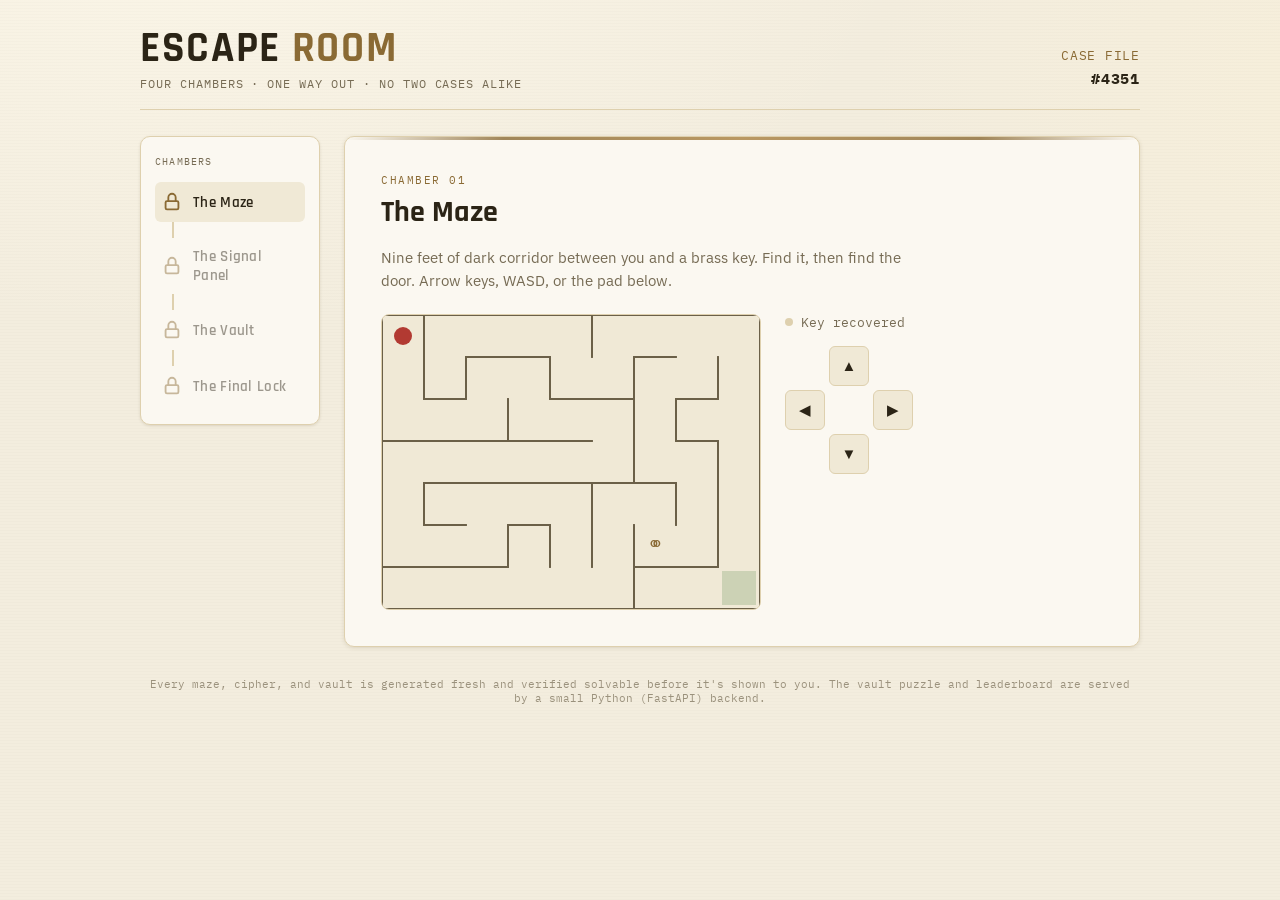
<file: index.html>
<!DOCTYPE html>
<html lang="en">
<head>
<meta charset="UTF-8">
<meta name="viewport" content="width=device-width, initial-scale=1.0">
<title>Escape Room</title>
<link rel="stylesheet" href="styles.css">
</head>
<body>

<div class="app">

  <header class="case-header">
    <div>
      <h1 class="case-title">ESCAPE <span>ROOM</span></h1>
      <div class="case-sub">FOUR CHAMBERS · ONE WAY OUT · NO TWO CASES ALIKE</div>
    </div>
    <div class="case-id">
      CASE FILE<br>
      <b id="caseId">#0000</b>
    </div>
  </header>

  <div class="layout">

    <nav class="rail" id="rail">
      <div class="rail-title">Chambers</div>
      <!-- rail items injected by game.js -->
    </nav>

    <main class="panel" id="panel">
      <!-- active room injected by game.js -->
    </main>

  </div>

  <div class="footnote">Every maze, cipher, and vault is generated fresh and verified solvable before it's shown to you. The vault puzzle and leaderboard are served by a small Python (FastAPI) backend.</div>

</div>

<script src="game.js"></script>
</body>
</html>
</file>
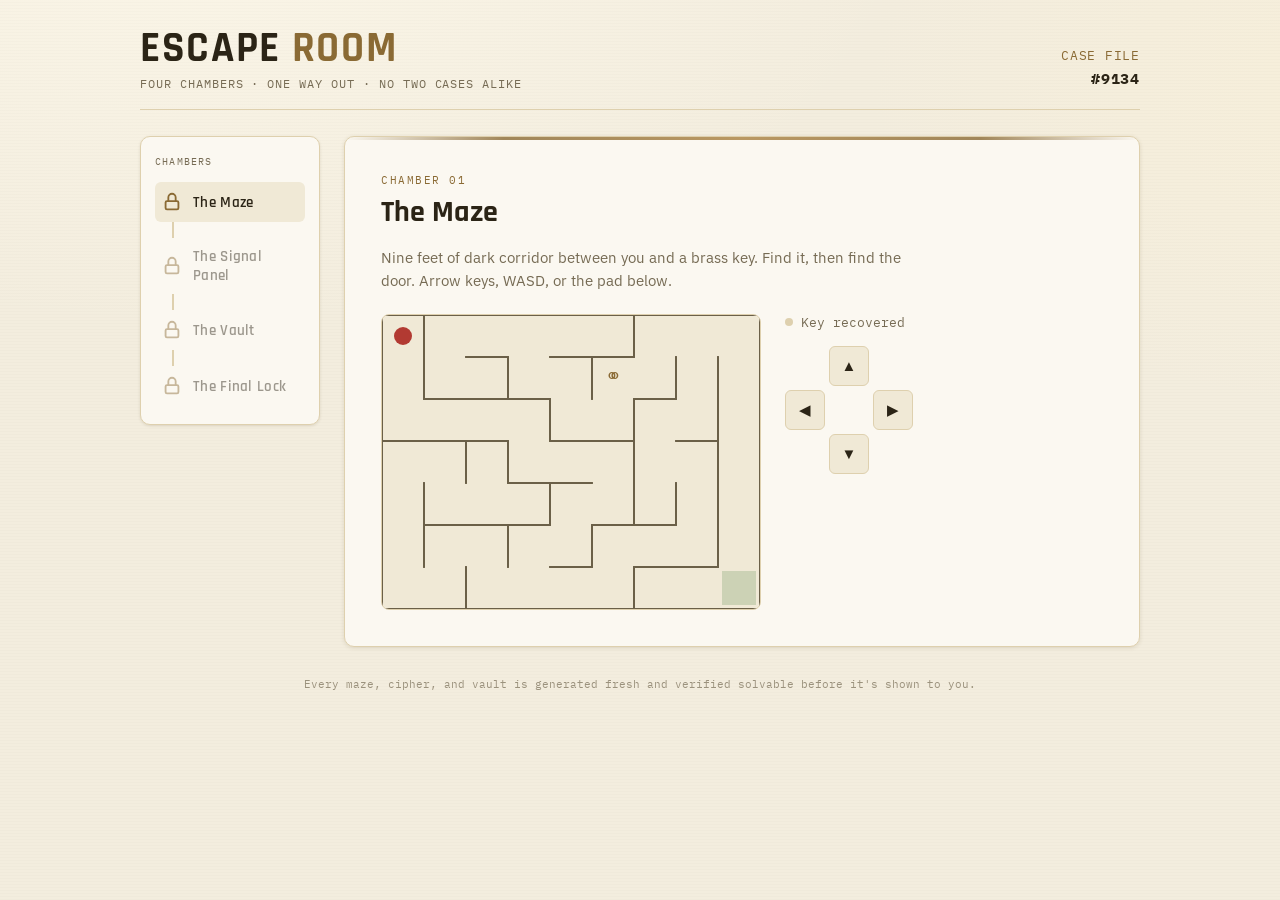
<file: index_standalone.html>
<!DOCTYPE html>
<html lang="en">
<head>
<meta charset="UTF-8">
<meta name="viewport" content="width=device-width, initial-scale=1.0">
<title>Escape Room</title>
<style>
/* ============================================================
   ESCAPE ROOM — visual system
   Theme: a locksmith's case file. Warm paper, aged brass
   hardware, tumbler-dial interaction reused across puzzles.
   ============================================================ */

@import url('https://fonts.googleapis.com/css2?family=Rajdhani:wght@500;600;700&family=IBM+Plex+Sans:wght@400;500;600&family=IBM+Plex+Mono:wght@500;600&display=swap');

:root{
  --bg:         #F3EDDE;
  --panel:      #FBF8F1;
  --panel-2:    #F0E9D6;
  --hairline:   #DED0AE;
  --brass:      #8A6A34;
  --brass-light:#A9803F;
  --brass-dim:  #CBB57F;
  --brass-btn:  #CDA95C;
  --ink:        #2B2416;
  --ink-dim:    #766B54;
  --vault:      #3F7A34;
  --alarm:      #B23A32;
  --shadow-deep: rgba(90,70,30,.14);

  --display: 'Rajdhani', sans-serif;
  --body: 'IBM Plex Sans', sans-serif;
  --mono: 'IBM Plex Mono', monospace;
}

*{ box-sizing:border-box; }

html,body{
  margin:0; padding:0;
  background:
    radial-gradient(1200px 700px at 15% -10%, #FBF6E8 0%, transparent 60%),
    radial-gradient(1000px 600px at 110% 10%, #F7EFDA 0%, transparent 55%),
    var(--bg);
  color:var(--ink);
  font-family:var(--body);
  min-height:100vh;
}

body::before{
  /* faint paper grain so the background doesn't read flat */
  content:"";
  position:fixed; inset:0;
  pointer-events:none;
  background-image:
    repeating-linear-gradient(0deg, rgba(0,0,0,.012) 0px, rgba(0,0,0,.012) 1px, transparent 1px, transparent 3px);
  mix-blend-mode:multiply;
  z-index:0;
}

.app{
  position:relative; z-index:1;
  max-width:1040px;
  margin:0 auto;
  padding:28px 20px 80px;
}

/* ---------- header / case plaque ---------- */

.case-header{
  display:flex;
  justify-content:space-between;
  align-items:flex-end;
  gap:16px;
  border-bottom:1px solid var(--hairline);
  padding-bottom:18px;
  margin-bottom:26px;
}

.case-title{
  font-family:var(--display);
  font-weight:700;
  font-size:clamp(28px,5vw,42px);
  letter-spacing:.04em;
  color:var(--ink);
  margin:0;
  line-height:1;
}

.case-title span{ color:var(--brass); }

.case-sub{
  font-family:var(--mono);
  font-size:12px;
  color:var(--ink-dim);
  letter-spacing:.08em;
  margin-top:6px;
}

.case-id{
  font-family:var(--mono);
  font-size:13px;
  color:var(--brass);
  text-align:right;
  letter-spacing:.06em;
  line-height:1.6;
}
.case-id b{ color:var(--ink); display:block; font-size:15px; }

/* ---------- layout: rail + panel ---------- */

.layout{
  display:grid;
  grid-template-columns:180px 1fr;
  gap:24px;
  align-items:start;
}

@media (max-width:720px){
  .layout{ grid-template-columns:1fr; }
  .rail{ order:2; }
  .panel{ order:1; }
}

/* ---------- progress rail: a padlock chain ---------- */

.rail{
  background:var(--panel);
  border:1px solid var(--hairline);
  border-radius:10px;
  padding:18px 14px;
  position:sticky;
  top:20px;
  box-shadow:0 1px 3px var(--shadow-deep);
}

.rail-title{
  font-family:var(--mono);
  font-size:10px;
  letter-spacing:.12em;
  color:var(--ink-dim);
  text-transform:uppercase;
  margin-bottom:14px;
}

.rail-item{
  display:flex;
  align-items:center;
  gap:10px;
  padding:9px 6px;
  border-radius:6px;
  cursor:default;
  opacity:.45;
  transition:opacity .25s ease;
}
.rail-item.unlocked{ opacity:1; cursor:pointer; }
.rail-item.active{ background:var(--panel-2); }
.rail-item.done .rail-lock{ color:var(--vault); }

.rail-lock{
  width:22px; height:22px;
  flex:none;
  color:var(--brass);
  display:flex; align-items:center; justify-content:center;
}
.rail-lock svg{ width:100%; height:100%; }

.rail-label{
  font-family:var(--display);
  font-weight:600;
  font-size:15px;
  letter-spacing:.02em;
  color:var(--ink);
}

.rail-connector{
  width:2px; height:16px;
  background:var(--hairline);
  margin-left:17px;
}

/* ---------- content panel ---------- */

.panel{
  background:var(--panel);
  border:1px solid var(--hairline);
  border-radius:10px;
  padding:clamp(20px,4vw,36px);
  min-height:480px;
  position:relative;
  overflow:hidden;
  box-shadow:0 1px 4px var(--shadow-deep);
}

.panel::before{
  content:"";
  position:absolute; top:0; left:0; right:0; height:3px;
  background:linear-gradient(90deg, transparent, var(--brass) 20%, var(--brass-light) 50%, var(--brass) 80%, transparent);
  opacity:.8;
}

.room-eyebrow{
  font-family:var(--mono);
  font-size:11px;
  letter-spacing:.14em;
  text-transform:uppercase;
  color:var(--brass);
  margin-bottom:6px;
}

.room-title{
  font-family:var(--display);
  font-weight:700;
  font-size:clamp(22px,4vw,30px);
  margin:0 0 10px;
  color:var(--ink);
}

.room-flavor{
  color:var(--ink-dim);
  font-size:14.5px;
  line-height:1.6;
  max-width:60ch;
  margin-bottom:22px;
}

/* ---------- generic pieces ---------- */

.btn{
  font-family:var(--display);
  font-weight:600;
  font-size:15px;
  letter-spacing:.03em;
  color:#2A2013;
  background:var(--brass-btn);
  border:none;
  border-radius:6px;
  padding:10px 20px;
  cursor:pointer;
  transition:background .18s ease, transform .06s ease;
}
.btn:hover{ background:#DBB86C; }
.btn:active{ transform:translateY(1px); }
.btn:disabled{ background:var(--hairline); color:var(--ink-dim); cursor:not-allowed; }

.btn.ghost{
  background:transparent;
  border:1px solid var(--brass-dim);
  color:var(--brass);
}
.btn.ghost:hover{ background:var(--panel-2); }

.feedback{
  font-family:var(--mono);
  font-size:13px;
  padding:9px 12px;
  border-radius:6px;
  margin-top:14px;
  display:inline-flex;
  align-items:center;
  gap:8px;
  border:1px solid transparent;
}
.feedback.ok{ background:rgba(63,122,52,.10); border-color:rgba(63,122,52,.35); color:var(--vault); }
.feedback.bad{ background:rgba(178,58,50,.10); border-color:rgba(178,58,50,.35); color:var(--alarm); }

/* ---------- Room 1: maze ---------- */

.maze-wrap{
  display:flex;
  flex-wrap:wrap;
  gap:24px;
  align-items:flex-start;
}

canvas#mazeCanvas{
  background:var(--panel-2);
  border:1px solid var(--hairline);
  border-radius:8px;
  touch-action:none;
}

.maze-side{
  font-family:var(--mono);
  font-size:12.5px;
  color:var(--ink-dim);
  display:flex;
  flex-direction:column;
  gap:10px;
  min-width:180px;
}

.maze-status-row{ display:flex; align-items:center; gap:8px; }
.dot{ width:8px; height:8px; border-radius:50%; background:var(--hairline); flex:none; }
.dot.on{ background:var(--vault); box-shadow:0 0 8px rgba(63,122,52,.5); }

.dpad{
  display:grid;
  grid-template-columns:repeat(3,40px);
  grid-template-rows:repeat(3,40px);
  gap:4px;
  margin-top:6px;
}
.dpad button{
  background:var(--panel-2);
  border:1px solid var(--hairline);
  color:var(--ink);
  border-radius:6px;
  cursor:pointer;
  font-size:15px;
}
.dpad button:hover{ background:var(--brass-dim); }
.dpad .u{ grid-column:2; grid-row:1; }
.dpad .l{ grid-column:1; grid-row:2; }
.dpad .r{ grid-column:3; grid-row:2; }
.dpad .d{ grid-column:2; grid-row:3; }

/* ---------- tumbler dial (reused: cipher + final lock) ---------- */

.tumbler-row{
  display:flex;
  gap:10px;
  margin:18px 0;
}

.tumbler{
  width:56px;
  background:var(--panel-2);
  border:1px solid var(--hairline);
  border-radius:8px;
  padding:4px;
  text-align:center;
  user-select:none;
}

.tumbler button{
  width:100%;
  background:none;
  border:none;
  color:var(--brass);
  font-size:16px;
  padding:4px 0;
  cursor:pointer;
  line-height:1;
}
.tumbler button:hover{ color:var(--brass-light); }

.tumbler-digit{
  font-family:var(--mono);
  font-size:26px;
  font-weight:600;
  color:var(--ink);
  background:var(--panel);
  border:1px solid var(--hairline);
  border-radius:4px;
  padding:6px 0;
  margin:2px 0;
}

/* ---------- Room 2: signal panel ---------- */

.signal-lights{
  display:flex;
  gap:12px;
  margin:18px 0 14px;
}

.signal-light{
  width:54px; height:54px;
  border-radius:8px;
  background:var(--panel-2);
  border:1px solid var(--hairline);
  display:flex;
  align-items:center;
  justify-content:center;
  font-family:var(--mono);
  font-size:22px;
  font-weight:600;
  color:var(--ink-dim);
  transition:background .15s ease, color .15s ease, transform .15s ease, border-color .15s ease;
}
.signal-light.lit{
  background:var(--brass-btn);
  color:#2A2013;
  border-color:var(--brass-btn);
  transform:scale(1.08);
  box-shadow:0 2px 8px var(--shadow-deep);
}
.signal-light.filled{
  background:var(--panel);
  border-color:var(--brass-dim);
  color:var(--ink);
}

.keypad{
  display:grid;
  grid-template-columns:repeat(5,52px);
  gap:8px;
  margin:16px 0 6px;
}
.keypad button{
  width:52px; height:52px;
  border-radius:8px;
  background:var(--panel-2);
  border:1px solid var(--hairline);
  font-family:var(--mono);
  font-size:18px;
  font-weight:600;
  color:var(--ink);
  cursor:pointer;
  transition:background .15s ease, border-color .15s ease;
}
.keypad button:hover:not(:disabled){ background:var(--brass-dim); border-color:var(--brass); }
.keypad button:disabled{ opacity:.4; cursor:not-allowed; }

/* ---------- evidence recap (Room 4) ---------- */

.evidence-box{
  display:flex;
  flex-wrap:wrap;
  gap:12px;
  margin:0 0 20px;
}

.evidence-card{
  background:var(--panel-2);
  border:1px solid var(--hairline);
  border-radius:8px;
  padding:10px 16px;
  min-width:120px;
}

.evidence-label{
  font-family:var(--mono);
  font-size:10.5px;
  letter-spacing:.08em;
  text-transform:uppercase;
  color:var(--ink-dim);
  margin-bottom:4px;
}

.evidence-value{
  font-family:var(--mono);
  font-size:22px;
  font-weight:600;
  color:var(--brass);
  letter-spacing:.1em;
}

/* ---------- Room 3: the vault scale ---------- */

.scale-svg{
  display:block;
  margin:6px auto 18px;
  max-width:340px;
  width:100%;
  height:auto;
}

#beamGroup{
  transition:transform .4s ease;
}

.weight-row{
  display:flex;
  align-items:center;
  gap:14px;
  margin-bottom:12px;
}

.weight-row-label{
  font-family:var(--mono);
  font-size:11px;
  letter-spacing:.08em;
  text-transform:uppercase;
  color:var(--ink-dim);
  width:70px;
  flex:none;
}

.weight-chips{
  display:flex;
  flex-wrap:wrap;
  gap:8px;
  min-height:44px;
  flex:1;
  border:1px dashed var(--hairline);
  border-radius:8px;
  padding:6px;
}

.weight-chip{
  width:40px; height:40px;
  border-radius:8px;
  background:var(--panel-2);
  border:1px solid var(--hairline);
  font-family:var(--mono);
  font-size:16px;
  font-weight:700;
  color:var(--ink);
  cursor:pointer;
  transition:background .15s ease, border-color .15s ease, transform .1s ease;
}
.weight-chip:hover{ border-color:var(--brass); transform:translateY(-2px); }
.weight-chip:active{ transform:translateY(0) scale(.95); }

/* ---------- win screen ---------- */

.win{
  text-align:center;
  padding:30px 10px 10px;
}
.win-code{
  font-family:var(--mono);
  font-size:40px;
  letter-spacing:.2em;
  color:var(--vault);
  margin:14px 0;
}

/* ---------- misc ---------- */

.footnote{
  margin-top:30px;
  font-family:var(--mono);
  font-size:11px;
  color:var(--ink-dim);
  text-align:center;
  opacity:.7;
}

@media (prefers-reduced-motion: reduce){
  *{ transition:none !important; }
}

</style>
</head>
<body>


<div class="app">

  <header class="case-header">
    <div>
      <h1 class="case-title">ESCAPE <span>ROOM</span></h1>
      <div class="case-sub">FOUR CHAMBERS · ONE WAY OUT · NO TWO CASES ALIKE</div>
    </div>
    <div class="case-id">
      CASE FILE<br>
      <b id="caseId">#0000</b>
    </div>
  </header>

  <div class="layout">

    <nav class="rail" id="rail">
      <div class="rail-title">Chambers</div>
      <!-- rail items injected by game.js -->
    </nav>

    <main class="panel" id="panel">
      <!-- active room injected by game.js -->
    </main>

  </div>

  <div class="footnote">Every maze, cipher, and vault is generated fresh and verified solvable before it's shown to you.</div>

</div>

<script>
/* ============================================================
   ESCAPE ROOM — game engine
   Every chamber is procedurally generated, then verified
   solvable BEFORE it is ever shown to the player:
     Room 1  maze          -> randomized DFS carve, BFS reachability check
     Room 2  signal panel  -> random 4-digit sequence, played back, then repeated
     Room 3  vault         -> item dependency graph, DFS cycle check + topological order
     Room 4  final lock    -> code derived deterministically from rooms 1-3
   ============================================================ */

const ROOMS = [
  { id: 1, label: "The Maze" },
  { id: 2, label: "The Signal Panel" },
  { id: 3, label: "The Vault" },
  { id: 4, label: "The Final Lock" },
];

const state = {
  current: 1,
  completed: { 1: false, 2: false, 3: false, 4: false },
  startTime: Date.now(),
  maze: null,
  signal: null,
  vault: null,
  artifacts: { mazeDigit: null, cipherDigits: null, vaultDigit: null },
  finalCode: null,
};

const rnd = (n) => Math.floor(Math.random() * n);
const choice = (arr) => arr[rnd(arr.length)];

/* ============================================================
   ROOM 1 — THE MAZE
   Randomized DFS carve (a spanning tree of the grid, so full
   connectivity is guaranteed) + BFS check as a correctness proof.
   ============================================================ */

const MAZE_W = 9, MAZE_H = 7, CELL = 42;

function generateMaze() {
  const cells = [];
  for (let y = 0; y < MAZE_H; y++) {
    const row = [];
    for (let x = 0; x < MAZE_W; x++) {
      row.push({ x, y, walls: { N: true, E: true, S: true, W: true }, visited: false });
    }
    cells.push(row);
  }
  const at = (x, y) => (x >= 0 && x < MAZE_W && y >= 0 && y < MAZE_H ? cells[y][x] : null);

  const stack = [];
  let current = at(0, 0);
  current.visited = true;
  stack.push(current);

  const DIRS = [
    { dx: 0, dy: -1, wall: "N", opp: "S" },
    { dx: 1, dy: 0, wall: "E", opp: "W" },
    { dx: 0, dy: 1, wall: "S", opp: "N" },
    { dx: -1, dy: 0, wall: "W", opp: "E" },
  ];

  while (stack.length) {
    current = stack[stack.length - 1];
    const options = [];
    for (const d of DIRS) {
      const n = at(current.x + d.dx, current.y + d.dy);
      if (n && !n.visited) options.push({ n, d });
    }
    if (!options.length) {
      stack.pop();
      continue;
    }
    const { n, d } = choice(options);
    current.walls[d.wall] = false;
    n.walls[d.opp] = false;
    n.visited = true;
    stack.push(n);
  }

  const entry = { x: 0, y: 0 };
  const exit = { x: MAZE_W - 1, y: MAZE_H - 1 };
  let key;
  do {
    key = { x: rnd(MAZE_W), y: rnd(MAZE_H) };
  } while ((key.x === entry.x && key.y === entry.y) || (key.x === exit.x && key.y === exit.y));

  return { cells, entry, exit, key };
}

function mazeReachable(maze, from, to) {
  const seen = new Set();
  const q = [from];
  seen.add(`${from.x},${from.y}`);
  const DIRS = [
    { dx: 0, dy: -1, wall: "N" },
    { dx: 1, dy: 0, wall: "E" },
    { dx: 0, dy: 1, wall: "S" },
    { dx: -1, dy: 0, wall: "W" },
  ];
  while (q.length) {
    const c = q.shift();
    if (c.x === to.x && c.y === to.y) return true;
    const cell = maze.cells[c.y][c.x];
    for (const d of DIRS) {
      if (cell.walls[d.wall]) continue;
      const nx = c.x + d.dx, ny = c.y + d.dy;
      const key = `${nx},${ny}`;
      if (nx < 0 || nx >= MAZE_W || ny < 0 || ny >= MAZE_H || seen.has(key)) continue;
      seen.add(key);
      q.push({ x: nx, y: ny });
    }
  }
  return false;
}

function buildMaze() {
  let maze, ok, attempts = 0;
  do {
    maze = generateMaze();
    ok = mazeReachable(maze, maze.entry, maze.key) && mazeReachable(maze, maze.key, maze.exit);
    attempts++;
  } while (!ok && attempts < 10);
  return maze;
}

function renderMaze() {
  const m = state.maze || (state.maze = buildMaze());
  m.player = m.player || { x: m.entry.x, y: m.entry.y };
  m.hasKey = m.hasKey || false;

  panel.innerHTML = `
    <div class="room-eyebrow">Chamber 01</div>
    <h2 class="room-title">The Maze</h2>
    <p class="room-flavor">Nine feet of dark corridor between you and a brass key. Find it, then find the door. Arrow keys, WASD, or the pad below.</p>
    <div class="maze-wrap">
      <canvas id="mazeCanvas" width="${MAZE_W * CELL}" height="${MAZE_H * CELL}"></canvas>
      <div class="maze-side">
        <div class="maze-status-row"><span class="dot ${m.hasKey ? "on" : ""}" id="keyDot"></span> Key recovered</div>
        <div class="dpad">
          <button class="u" data-dx="0" data-dy="-1">&#9650;</button>
          <button class="l" data-dx="-1" data-dy="0">&#9664;</button>
          <button class="r" data-dx="1" data-dy="0">&#9654;</button>
          <button class="d" data-dx="0" data-dy="1">&#9660;</button>
        </div>
        <div id="mazeFeedback"></div>
      </div>
    </div>
  `;

  const canvas = document.getElementById("mazeCanvas");
  const ctx = canvas.getContext("2d");

  function draw() {
    ctx.clearRect(0, 0, canvas.width, canvas.height);
    ctx.strokeStyle = "#6b6048";
    ctx.lineWidth = 2;
    ctx.lineCap = "round";
    for (let y = 0; y < MAZE_H; y++) {
      for (let x = 0; x < MAZE_W; x++) {
        const c = m.cells[y][x];
        const px = x * CELL, py = y * CELL;
        ctx.beginPath();
        if (c.walls.N) { ctx.moveTo(px, py); ctx.lineTo(px + CELL, py); }
        if (c.walls.E) { ctx.moveTo(px + CELL, py); ctx.lineTo(px + CELL, py + CELL); }
        if (c.walls.S) { ctx.moveTo(px, py + CELL); ctx.lineTo(px + CELL, py + CELL); }
        if (c.walls.W) { ctx.moveTo(px, py); ctx.lineTo(px, py + CELL); }
        ctx.stroke();
      }
    }
    // exit
    ctx.fillStyle = "rgba(63,122,52,.20)";
    ctx.fillRect(m.exit.x * CELL + 4, m.exit.y * CELL + 4, CELL - 8, CELL - 8);
    // key
    if (!m.hasKey) {
      ctx.font = "20px serif";
      ctx.textAlign = "center";
      ctx.textBaseline = "middle";
      ctx.fillStyle = "#8A6A34";
      ctx.fillText("\u26AD", m.key.x * CELL + CELL / 2, m.key.y * CELL + CELL / 2);
    }
    // player
    ctx.beginPath();
    ctx.fillStyle = "#B23A32";
    ctx.arc(m.player.x * CELL + CELL / 2, m.player.y * CELL + CELL / 2, 9, 0, Math.PI * 2);
    ctx.fill();
  }

  function tryMove(dx, dy) {
    const cell = m.cells[m.player.y][m.player.x];
    const map = { "0,-1": "N", "1,0": "E", "0,1": "S", "-1,0": "W" };
    const wall = map[`${dx},${dy}`];
    if (cell.walls[wall]) return;
    m.player = { x: m.player.x + dx, y: m.player.y + dy };

    if (!m.hasKey && m.player.x === m.key.x && m.player.y === m.key.y) {
      m.hasKey = true;
      document.getElementById("keyDot").classList.add("on");
      feedback("mazeFeedback", "ok", "Key recovered. Now reach the lit doorway.");
    }
    if (m.hasKey && m.player.x === m.exit.x && m.player.y === m.exit.y) {
      state.artifacts.mazeDigit = (m.key.x * MAZE_H + m.key.y) % 10;
      completeRoom(1, "The corridor goes quiet behind you.");
    }
    draw();
  }

  draw();
  document.querySelectorAll(".dpad button").forEach((b) => {
    b.addEventListener("click", () => tryMove(+b.dataset.dx, +b.dataset.dy));
  });
  window.onkeydown = (e) => {
    if (state.current !== 1) return;
    const map = { ArrowUp: [0, -1], w: [0, -1], ArrowDown: [0, 1], s: [0, 1], ArrowLeft: [-1, 0], a: [-1, 0], ArrowRight: [1, 0], d: [1, 0] };
    if (map[e.key]) { e.preventDefault(); tryMove(...map[e.key]); }
  };
}

/* ============================================================
   ROOM 2 — THE CIPHER LOCK
   Random 4-digit code, shifted with a Caesar-style digit cipher.
   Round-trip decode is checked against the plaintext before the
   puzzle is ever shown (catches any off-by-one in the shift math).
   ============================================================ */

/* ============================================================
   ROOM 2 — THE SIGNAL PANEL
   A random 4-digit sequence is generated up front (so it's fixed
   and fair), played back to the player as a light sequence, then
   the player must reproduce it in the same order on the keypad.
   No arithmetic — just watch, then repeat.
   ============================================================ */

function generateSignal() {
  const sequence = Array.from({ length: 4 }, () => rnd(10));
  return { sequence };
}

function buildSignal() {
  return generateSignal();
}

function renderSignal() {
  const s = state.signal || (state.signal = buildSignal());
  s.entered = s.entered || [];

  panel.innerHTML = `
    <div class="room-eyebrow">Chamber 02</div>
    <h2 class="room-title">The Signal Panel</h2>
    <p class="room-flavor">Four lights flash across the panel, one number at a time. Watch the sequence, then tap the same four numbers back in the same order.</p>
    <div class="signal-lights" id="signalLights"></div>
    <button class="btn ghost" id="replaySignal">Replay sequence</button>
    <div class="keypad" id="signalKeypad"></div>
    <div id="signalFeedback"></div>
  `;

  drawSignalLights(s);
  drawKeypad(s);
  document.getElementById("replaySignal").addEventListener("click", () => playSequence(s));

  if (!s.played) {
    s.played = true;
    setTimeout(() => playSequence(s), 500);
  } else if (!s.playing) {
    setKeypadEnabled(true);
  }
}

function drawSignalLights(s) {
  const mount = document.getElementById("signalLights");
  if (!mount) return;
  mount.innerHTML = "";
  for (let i = 0; i < 4; i++) {
    const el = document.createElement("div");
    const hasEntry = s.entered[i] !== undefined;
    el.className = "signal-light" + (hasEntry ? " filled" : "");
    el.id = `signalLight${i}`;
    el.textContent = hasEntry ? s.entered[i] : "";
    mount.appendChild(el);
  }
}

function playSequence(s) {
  if (s.playing) return;
  s.playing = true;
  s.entered = [];
  drawSignalLights(s);
  setKeypadEnabled(false);
  const fb = document.getElementById("signalFeedback");
  if (fb) fb.innerHTML = "";

  let i = 0;
  const step = () => {
    for (let j = 0; j < 4; j++) {
      const el = document.getElementById(`signalLight${j}`);
      if (el) { el.classList.remove("lit"); el.textContent = ""; }
    }
    if (i >= s.sequence.length) {
      s.playing = false;
      setKeypadEnabled(true);
      return;
    }
    const el = document.getElementById(`signalLight${i}`);
    if (el) { el.textContent = s.sequence[i]; el.classList.add("lit"); }
    i++;
    setTimeout(() => {
      if (el) { el.classList.remove("lit"); el.textContent = ""; }
      setTimeout(step, 220);
    }, 550);
  };
  step();
}

function setKeypadEnabled(enabled) {
  document.querySelectorAll("#signalKeypad button").forEach((b) => (b.disabled = !enabled));
}

function drawKeypad(s) {
  const mount = document.getElementById("signalKeypad");
  if (!mount) return;
  mount.innerHTML = "";
  for (let d = 0; d <= 9; d++) {
    const b = document.createElement("button");
    b.type = "button";
    b.textContent = d;
    b.disabled = true;
    b.addEventListener("click", () => {
      if (s.playing) return;
      s.entered.push(d);
      drawSignalLights(s);
      if (s.entered.length === s.sequence.length) {
        const ok = s.entered.every((v, idx) => v === s.sequence[idx]);
        if (ok) {
          state.artifacts.cipherDigits = s.sequence.join("");
          completeRoom(2, "The panel goes dark, satisfied.");
        } else {
          feedback("signalFeedback", "bad", "Not quite that order. Watch again.");
          setTimeout(() => playSequence(s), 700);
        }
      }
    });
    mount.appendChild(b);
  }
}

/* Reusable tumbler-dial widget: `count` digit reels the player can spin */
function renderTumblers(mountId, valueArr, onChange) {
  const mount = document.getElementById(mountId);
  mount.innerHTML = "";
  valueArr.forEach((val, i) => {
    const t = document.createElement("div");
    t.className = "tumbler";
    t.innerHTML = `
      <button data-i="${i}" data-d="1">&#9650;</button>
      <div class="tumbler-digit">${val}</div>
      <button data-i="${i}" data-d="-1">&#9660;</button>
    `;
    mount.appendChild(t);
  });
  mount.querySelectorAll("button").forEach((b) => {
    b.addEventListener("click", () => {
      const i = +b.dataset.i, d = +b.dataset.d;
      valueArr[i] = (valueArr[i] + d + 10) % 10;
      mount.children[i].querySelector(".tumbler-digit").textContent = valueArr[i];
      onChange(valueArr);
    });
  });
}

/* ============================================================
   ROOM 3 — THE VAULT SCALE
   A set of weights is generated as two groups (2 items + 3 items)
   forced to share the same sum, guaranteeing a balanced split
   exists, then shuffled together so the player has to find it.
   ============================================================ */

function generateVault() {
  let left, right, target, found = false, outerTries = 0;

  while (!found && outerTries < 25) {
    outerTries++;
    const a = 2 + rnd(8), b = 2 + rnd(8);
    target = a + b;
    for (let t = 0; t < 60 && !found; t++) {
      const r1 = 1 + rnd(9);
      const r2 = 1 + rnd(9);
      const r3 = target - r1 - r2;
      if (r3 >= 1 && r3 <= 9) {
        left = [a, b];
        right = [r1, r2, r3];
        found = true;
      }
    }
  }
  if (!found) { left = [4, 5]; right = [3, 3, 3]; target = 9; }

  const blocks = [...left, ...right].map((v, i) => ({ id: i, value: v, loc: "tray" }));
  for (let i = blocks.length - 1; i > 0; i--) {
    const j = rnd(i + 1);
    [blocks[i], blocks[j]] = [blocks[j], blocks[i]];
  }
  return { blocks, target };
}

function vaultSolvable(v) {
  const total = v.blocks.reduce((s, b) => s + b.value, 0);
  return total === v.target * 2 && v.blocks.length >= 3;
}

function buildVault() {
  let v, tries = 0;
  do { v = generateVault(); tries++; } while (!vaultSolvable(v) && tries < 10);
  return v;
}

function renderVault() {
  const v = state.vault || (state.vault = buildVault());

  panel.innerHTML = `
    <div class="room-eyebrow">Chamber 03</div>
    <h2 class="room-title">The Vault</h2>
    <p class="room-flavor">The door won't budge until this old scale sits level. Tap a weight to cycle it between the tray and the two pans — place every weight so both sides read the same number.</p>
    <svg class="scale-svg" viewBox="0 0 340 190" id="scaleSvg" aria-hidden="true">
      <line x1="170" y1="8" x2="170" y2="122" stroke="var(--brass-dim)" stroke-width="6" stroke-linecap="round"></line>
      <polygon points="148,178 192,178 170,122" fill="var(--brass-dim)"></polygon>
      <g id="beamGroup">
        <line x1="40" y1="60" x2="300" y2="60" stroke="var(--brass)" stroke-width="6" stroke-linecap="round"></line>
        <g transform="translate(40,60)">
          <line x1="0" y1="0" x2="0" y2="42" stroke="var(--brass-dim)" stroke-width="2"></line>
          <rect x="-48" y="42" width="96" height="46" rx="10" fill="var(--panel-2)" stroke="var(--hairline)"></rect>
          <text x="0" y="71" text-anchor="middle" font-family="var(--mono)" font-size="22" font-weight="700" fill="var(--ink)" id="leftSumText">0</text>
        </g>
        <g transform="translate(300,60)">
          <line x1="0" y1="0" x2="0" y2="42" stroke="var(--brass-dim)" stroke-width="2"></line>
          <rect x="-48" y="42" width="96" height="46" rx="10" fill="var(--panel-2)" stroke="var(--hairline)"></rect>
          <text x="0" y="71" text-anchor="middle" font-family="var(--mono)" font-size="22" font-weight="700" fill="var(--ink)" id="rightSumText">0</text>
        </g>
      </g>
    </svg>
    <div class="weight-row">
      <div class="weight-row-label">Tray</div>
      <div class="weight-chips" id="trayChips"></div>
    </div>
    <div class="weight-row">
      <div class="weight-row-label">Left pan</div>
      <div class="weight-chips" id="leftChips"></div>
    </div>
    <div class="weight-row">
      <div class="weight-row-label">Right pan</div>
      <div class="weight-chips" id="rightChips"></div>
    </div>
    <div id="vaultFeedback"></div>
  `;

  drawVault(v);
}

function drawVault(v) {
  const tray = document.getElementById("trayChips");
  const leftMount = document.getElementById("leftChips");
  const rightMount = document.getElementById("rightChips");
  if (!tray || !leftMount || !rightMount) return;
  tray.innerHTML = ""; leftMount.innerHTML = ""; rightMount.innerHTML = "";

  v.blocks.forEach((b) => {
    const chip = document.createElement("button");
    chip.type = "button";
    chip.className = "weight-chip";
    chip.textContent = b.value;
    chip.addEventListener("click", () => {
      b.loc = b.loc === "tray" ? "left" : b.loc === "left" ? "right" : "tray";
      drawVault(v);
      checkVault(v);
    });
    if (b.loc === "tray") tray.appendChild(chip);
    else if (b.loc === "left") leftMount.appendChild(chip);
    else rightMount.appendChild(chip);
  });

  const sumLeft = v.blocks.filter((b) => b.loc === "left").reduce((s, b) => s + b.value, 0);
  const sumRight = v.blocks.filter((b) => b.loc === "right").reduce((s, b) => s + b.value, 0);
  const leftText = document.getElementById("leftSumText");
  const rightText = document.getElementById("rightSumText");
  if (leftText) leftText.textContent = sumLeft;
  if (rightText) rightText.textContent = sumRight;

  const diff = sumLeft - sumRight;
  const tilt = Math.max(-16, Math.min(16, diff * 2.2));
  const beam = document.getElementById("beamGroup");
  if (beam) beam.setAttribute("transform", `rotate(${tilt} 170 60)`);
}

function checkVault(v) {
  const allPlaced = v.blocks.every((b) => b.loc !== "tray");
  const sumLeft = v.blocks.filter((b) => b.loc === "left").reduce((s, b) => s + b.value, 0);
  const sumRight = v.blocks.filter((b) => b.loc === "right").reduce((s, b) => s + b.value, 0);
  if (allPlaced && sumLeft === sumRight && sumLeft > 0) {
    state.artifacts.vaultDigit = sumLeft % 10;
    completeRoom(3, "The scale settles level. Somewhere below, a bolt slides free.");
  }
}


/* ============================================================
   ROOM 4 — THE FINAL LOCK
   Not independently generated — the code is derived from what
   happened in rooms 1-3, so a correct escape proves every earlier
   room was actually solved (not just clicked through).
   ============================================================ */

function computeFinalCode() {
  const { mazeDigit, cipherDigits, vaultDigit } = state.artifacts;
  return `${mazeDigit}${cipherDigits}${vaultDigit}`;
}

function renderFinal() {
  state.finalCode = state.finalCode || computeFinalCode();
  const guess = state.finalGuess || (state.finalGuess = Array(6).fill(0));

  const { mazeDigit, cipherDigits, vaultDigit } = state.artifacts;

  panel.innerHTML = `
    <div class="room-eyebrow">Chamber 04</div>
    <h2 class="room-title">The Final Lock</h2>
    <p class="room-flavor">Six tumblers, one for each digit below, left to right in this order: maze mark, cipher code, vault seal.</p>
    <div class="evidence-box">
      <div class="evidence-card">
        <div class="evidence-label">Maze mark</div>
        <div class="evidence-value">${mazeDigit}</div>
      </div>
      <div class="evidence-card">
        <div class="evidence-label">Cipher code</div>
        <div class="evidence-value">${cipherDigits}</div>
      </div>
      <div class="evidence-card">
        <div class="evidence-label">Vault seal</div>
        <div class="evidence-value">${vaultDigit}</div>
      </div>
    </div>
    <div class="tumbler-row" id="finalTumblers"></div>
    <button class="btn" id="finalSubmit">Pull the door</button>
    <div id="finalFeedback"></div>
  `;

  renderTumblers("finalTumblers", guess, () => {});

  document.getElementById("finalSubmit").addEventListener("click", () => {
    if (guess.join("") === state.finalCode) {
      completeRoom(4, "");
      renderWin();
    } else {
      feedback("finalFeedback", "bad", "The tumblers hold. Something's out of order.");
    }
  });
}

function renderWin() {
  const seconds = Math.round((Date.now() - state.startTime) / 1000);
  panel.innerHTML = `
    <div class="win">
      <div class="room-eyebrow">Case closed</div>
      <h2 class="room-title">You're out.</h2>
      <div class="win-code">${state.finalCode}</div>
      <p class="room-flavor" style="margin:0 auto;">Escaped in ${seconds}s. Every chamber you cleared was generated for this run only — start a new case and none of it repeats.</p>
      <button class="btn" id="again" style="margin-top:14px;">Start a new case</button>
    </div>
  `;
  document.getElementById("again").addEventListener("click", resetGame);
}

/* ============================================================
   shared plumbing
   ============================================================ */

function feedback(mountId, kind, text) {
  document.getElementById(mountId).innerHTML = `<div class="feedback ${kind}">${text}</div>`;
}

function completeRoom(id, line) {
  state.completed[id] = true;
  renderRail();
  if (id < 4) {
    setTimeout(() => {
      state.current = id + 1;
      renderAll();
    }, 550);
    feedback(
      id === 1 ? "mazeFeedback" : id === 2 ? "signalFeedback" : "vaultFeedback",
      "ok",
      line
    );
  }
}

function lockIcon(open) {
  return open
    ? `<svg viewBox="0 0 24 24" fill="none" stroke="currentColor" stroke-width="2"><rect x="5" y="11" width="14" height="9" rx="1.5"/><path d="M8 11V7a4 4 0 0 1 7.3-2.2"/></svg>`
    : `<svg viewBox="0 0 24 24" fill="none" stroke="currentColor" stroke-width="2"><rect x="5" y="11" width="14" height="9" rx="1.5"/><path d="M8 11V7a4 4 0 0 1 8 0v4"/></svg>`;
}

function renderRail() {
  const rail = document.getElementById("rail");
  rail.innerHTML = `<div class="rail-title">Chambers</div>`;
  ROOMS.forEach((r, i) => {
    const unlocked = i === 0 || state.completed[ROOMS[i - 1].id];
    const done = state.completed[r.id];
    const active = state.current === r.id;
    const item = document.createElement("div");
    item.className = `rail-item ${unlocked ? "unlocked" : ""} ${active ? "active" : ""} ${done ? "done" : ""}`;
    item.innerHTML = `<span class="rail-lock">${lockIcon(done)}</span><span class="rail-label">${r.label}</span>`;
    if (unlocked) item.addEventListener("click", () => { state.current = r.id; renderAll(); });
    rail.appendChild(item);
    if (i < ROOMS.length - 1) {
      const conn = document.createElement("div");
      conn.className = "rail-connector";
      rail.appendChild(conn);
    }
  });
}

let panel; // resolved to the #panel element once the DOM is ready

function renderAll() {
  renderRail();
  if (state.current === 1) renderMaze();
  else if (state.current === 2) renderSignal();
  else if (state.current === 3) renderVault();
  else if (state.current === 4) renderFinal();
}

function resetGame() {
  state.current = 1;
  state.completed = { 1: false, 2: false, 3: false, 4: false };
  state.startTime = Date.now();
  state.maze = null;
  state.signal = null;
  state.vault = null;
  state.finalGuess = null;
  state.finalCode = null;
  state.artifacts = { mazeDigit: null, cipherDigits: null, vaultDigit: null };
  document.getElementById("caseId").textContent = "#" + String(1000 + rnd(9000));
  renderAll();
}

document.addEventListener("DOMContentLoaded", () => {
  panel = document.getElementById("panel");
  document.getElementById("caseId").textContent = "#" + String(1000 + rnd(9000));
  renderAll();
});

</script>
</body>
</html>
</file>
<file: styles.css>
/* ============================================================
   ESCAPE ROOM — visual system
   Theme: a locksmith's case file. Warm paper, aged brass
   hardware, tumbler-dial interaction reused across puzzles.
   ============================================================ */

@import url('https://fonts.googleapis.com/css2?family=Rajdhani:wght@500;600;700&family=IBM+Plex+Sans:wght@400;500;600&family=IBM+Plex+Mono:wght@500;600&display=swap');

:root{
  --bg:         #F3EDDE;
  --panel:      #FBF8F1;
  --panel-2:    #F0E9D6;
  --hairline:   #DED0AE;
  --brass:      #8A6A34;
  --brass-light:#A9803F;
  --brass-dim:  #CBB57F;
  --brass-btn:  #CDA95C;
  --ink:        #2B2416;
  --ink-dim:    #766B54;
  --vault:      #3F7A34;
  --alarm:      #B23A32;
  --shadow-deep: rgba(90,70,30,.14);

  --display: 'Rajdhani', sans-serif;
  --body: 'IBM Plex Sans', sans-serif;
  --mono: 'IBM Plex Mono', monospace;
}

*{ box-sizing:border-box; }

html,body{
  margin:0; padding:0;
  background:
    radial-gradient(1200px 700px at 15% -10%, #FBF6E8 0%, transparent 60%),
    radial-gradient(1000px 600px at 110% 10%, #F7EFDA 0%, transparent 55%),
    var(--bg);
  color:var(--ink);
  font-family:var(--body);
  min-height:100vh;
}

body::before{
  /* faint paper grain so the background doesn't read flat */
  content:"";
  position:fixed; inset:0;
  pointer-events:none;
  background-image:
    repeating-linear-gradient(0deg, rgba(0,0,0,.012) 0px, rgba(0,0,0,.012) 1px, transparent 1px, transparent 3px);
  mix-blend-mode:multiply;
  z-index:0;
}

.app{
  position:relative; z-index:1;
  max-width:1040px;
  margin:0 auto;
  padding:28px 20px 80px;
}

/* ---------- header / case plaque ---------- */

.case-header{
  display:flex;
  justify-content:space-between;
  align-items:flex-end;
  gap:16px;
  border-bottom:1px solid var(--hairline);
  padding-bottom:18px;
  margin-bottom:26px;
}

.case-title{
  font-family:var(--display);
  font-weight:700;
  font-size:clamp(28px,5vw,42px);
  letter-spacing:.04em;
  color:var(--ink);
  margin:0;
  line-height:1;
}

.case-title span{ color:var(--brass); }

.case-sub{
  font-family:var(--mono);
  font-size:12px;
  color:var(--ink-dim);
  letter-spacing:.08em;
  margin-top:6px;
}

.case-id{
  font-family:var(--mono);
  font-size:13px;
  color:var(--brass);
  text-align:right;
  letter-spacing:.06em;
  line-height:1.6;
}
.case-id b{ color:var(--ink); display:block; font-size:15px; }

/* ---------- layout: rail + panel ---------- */

.layout{
  display:grid;
  grid-template-columns:180px 1fr;
  gap:24px;
  align-items:start;
}

@media (max-width:720px){
  .layout{ grid-template-columns:1fr; }
  .rail{ order:2; }
  .panel{ order:1; }
}

/* ---------- progress rail: a padlock chain ---------- */

.rail{
  background:var(--panel);
  border:1px solid var(--hairline);
  border-radius:10px;
  padding:18px 14px;
  position:sticky;
  top:20px;
  box-shadow:0 1px 3px var(--shadow-deep);
}

.rail-title{
  font-family:var(--mono);
  font-size:10px;
  letter-spacing:.12em;
  color:var(--ink-dim);
  text-transform:uppercase;
  margin-bottom:14px;
}

.rail-item{
  display:flex;
  align-items:center;
  gap:10px;
  padding:9px 6px;
  border-radius:6px;
  cursor:default;
  opacity:.45;
  transition:opacity .25s ease;
}
.rail-item.unlocked{ opacity:1; cursor:pointer; }
.rail-item.active{ background:var(--panel-2); }
.rail-item.done .rail-lock{ color:var(--vault); }

.rail-lock{
  width:22px; height:22px;
  flex:none;
  color:var(--brass);
  display:flex; align-items:center; justify-content:center;
}
.rail-lock svg{ width:100%; height:100%; }

.rail-label{
  font-family:var(--display);
  font-weight:600;
  font-size:15px;
  letter-spacing:.02em;
  color:var(--ink);
}

.rail-connector{
  width:2px; height:16px;
  background:var(--hairline);
  margin-left:17px;
}

/* ---------- content panel ---------- */

.panel{
  background:var(--panel);
  border:1px solid var(--hairline);
  border-radius:10px;
  padding:clamp(20px,4vw,36px);
  min-height:480px;
  position:relative;
  overflow:hidden;
  box-shadow:0 1px 4px var(--shadow-deep);
}

.panel::before{
  content:"";
  position:absolute; top:0; left:0; right:0; height:3px;
  background:linear-gradient(90deg, transparent, var(--brass) 20%, var(--brass-light) 50%, var(--brass) 80%, transparent);
  opacity:.8;
}

.room-eyebrow{
  font-family:var(--mono);
  font-size:11px;
  letter-spacing:.14em;
  text-transform:uppercase;
  color:var(--brass);
  margin-bottom:6px;
}

.room-title{
  font-family:var(--display);
  font-weight:700;
  font-size:clamp(22px,4vw,30px);
  margin:0 0 10px;
  color:var(--ink);
}

.room-flavor{
  color:var(--ink-dim);
  font-size:14.5px;
  line-height:1.6;
  max-width:60ch;
  margin-bottom:22px;
}

/* ---------- generic pieces ---------- */

.btn{
  font-family:var(--display);
  font-weight:600;
  font-size:15px;
  letter-spacing:.03em;
  color:#2A2013;
  background:var(--brass-btn);
  border:none;
  border-radius:6px;
  padding:10px 20px;
  cursor:pointer;
  transition:background .18s ease, transform .06s ease;
}
.btn:hover{ background:#DBB86C; }
.btn:active{ transform:translateY(1px); }
.btn:disabled{ background:var(--hairline); color:var(--ink-dim); cursor:not-allowed; }

.btn.ghost{
  background:transparent;
  border:1px solid var(--brass-dim);
  color:var(--brass);
}
.btn.ghost:hover{ background:var(--panel-2); }

.feedback{
  font-family:var(--mono);
  font-size:13px;
  padding:9px 12px;
  border-radius:6px;
  margin-top:14px;
  display:inline-flex;
  align-items:center;
  gap:8px;
  border:1px solid transparent;
}
.feedback.ok{ background:rgba(63,122,52,.10); border-color:rgba(63,122,52,.35); color:var(--vault); }
.feedback.bad{ background:rgba(178,58,50,.10); border-color:rgba(178,58,50,.35); color:var(--alarm); }

/* ---------- Room 1: maze ---------- */

.maze-wrap{
  display:flex;
  flex-wrap:wrap;
  gap:24px;
  align-items:flex-start;
}

canvas#mazeCanvas{
  background:var(--panel-2);
  border:1px solid var(--hairline);
  border-radius:8px;
  touch-action:none;
}

.maze-side{
  font-family:var(--mono);
  font-size:12.5px;
  color:var(--ink-dim);
  display:flex;
  flex-direction:column;
  gap:10px;
  min-width:180px;
}

.maze-status-row{ display:flex; align-items:center; gap:8px; }
.dot{ width:8px; height:8px; border-radius:50%; background:var(--hairline); flex:none; }
.dot.on{ background:var(--vault); box-shadow:0 0 8px rgba(63,122,52,.5); }

.dpad{
  display:grid;
  grid-template-columns:repeat(3,40px);
  grid-template-rows:repeat(3,40px);
  gap:4px;
  margin-top:6px;
}
.dpad button{
  background:var(--panel-2);
  border:1px solid var(--hairline);
  color:var(--ink);
  border-radius:6px;
  cursor:pointer;
  font-size:15px;
}
.dpad button:hover{ background:var(--brass-dim); }
.dpad .u{ grid-column:2; grid-row:1; }
.dpad .l{ grid-column:1; grid-row:2; }
.dpad .r{ grid-column:3; grid-row:2; }
.dpad .d{ grid-column:2; grid-row:3; }

/* ---------- tumbler dial (reused: cipher + final lock) ---------- */

.tumbler-row{
  display:flex;
  gap:10px;
  margin:18px 0;
}

.tumbler{
  width:56px;
  background:var(--panel-2);
  border:1px solid var(--hairline);
  border-radius:8px;
  padding:4px;
  text-align:center;
  user-select:none;
}

.tumbler button{
  width:100%;
  background:none;
  border:none;
  color:var(--brass);
  font-size:16px;
  padding:4px 0;
  cursor:pointer;
  line-height:1;
}
.tumbler button:hover{ color:var(--brass-light); }

.tumbler-digit{
  font-family:var(--mono);
  font-size:26px;
  font-weight:600;
  color:var(--ink);
  background:var(--panel);
  border:1px solid var(--hairline);
  border-radius:4px;
  padding:6px 0;
  margin:2px 0;
}

/* ---------- Room 2: signal panel ---------- */

.signal-lights{
  display:flex;
  gap:12px;
  margin:18px 0 14px;
}

.signal-light{
  width:54px; height:54px;
  border-radius:8px;
  background:var(--panel-2);
  border:1px solid var(--hairline);
  display:flex;
  align-items:center;
  justify-content:center;
  font-family:var(--mono);
  font-size:22px;
  font-weight:600;
  color:var(--ink-dim);
  transition:background .15s ease, color .15s ease, transform .15s ease, border-color .15s ease;
}
.signal-light.lit{
  background:var(--brass-btn);
  color:#2A2013;
  border-color:var(--brass-btn);
  transform:scale(1.08);
  box-shadow:0 2px 8px var(--shadow-deep);
}
.signal-light.filled{
  background:var(--panel);
  border-color:var(--brass-dim);
  color:var(--ink);
}

.keypad{
  display:grid;
  grid-template-columns:repeat(5,52px);
  gap:8px;
  margin:16px 0 6px;
}
.keypad button{
  width:52px; height:52px;
  border-radius:8px;
  background:var(--panel-2);
  border:1px solid var(--hairline);
  font-family:var(--mono);
  font-size:18px;
  font-weight:600;
  color:var(--ink);
  cursor:pointer;
  transition:background .15s ease, border-color .15s ease;
}
.keypad button:hover:not(:disabled){ background:var(--brass-dim); border-color:var(--brass); }
.keypad button:disabled{ opacity:.4; cursor:not-allowed; }

/* ---------- evidence recap (Room 4) ---------- */

.evidence-box{
  display:flex;
  flex-wrap:wrap;
  gap:12px;
  margin:0 0 20px;
}

.evidence-card{
  background:var(--panel-2);
  border:1px solid var(--hairline);
  border-radius:8px;
  padding:10px 16px;
  min-width:120px;
}

.evidence-label{
  font-family:var(--mono);
  font-size:10.5px;
  letter-spacing:.08em;
  text-transform:uppercase;
  color:var(--ink-dim);
  margin-bottom:4px;
}

.evidence-value{
  font-family:var(--mono);
  font-size:22px;
  font-weight:600;
  color:var(--brass);
  letter-spacing:.1em;
}

/* ---------- Room 3: the vault scale ---------- */

.scale-svg{
  display:block;
  margin:6px auto 18px;
  max-width:340px;
  width:100%;
  height:auto;
}

#beamGroup{
  transition:transform .4s ease;
}

.weight-row{
  display:flex;
  align-items:center;
  gap:14px;
  margin-bottom:12px;
}

.weight-row-label{
  font-family:var(--mono);
  font-size:11px;
  letter-spacing:.08em;
  text-transform:uppercase;
  color:var(--ink-dim);
  width:70px;
  flex:none;
}

.weight-chips{
  display:flex;
  flex-wrap:wrap;
  gap:8px;
  min-height:44px;
  flex:1;
  border:1px dashed var(--hairline);
  border-radius:8px;
  padding:6px;
}

.weight-chip{
  width:40px; height:40px;
  border-radius:8px;
  background:var(--panel-2);
  border:1px solid var(--hairline);
  font-family:var(--mono);
  font-size:16px;
  font-weight:700;
  color:var(--ink);
  cursor:pointer;
  transition:background .15s ease, border-color .15s ease, transform .1s ease;
}
.weight-chip:hover{ border-color:var(--brass); transform:translateY(-2px); }
.weight-chip:active{ transform:translateY(0) scale(.95); }

/* ---------- win screen ---------- */

.win{
  text-align:center;
  padding:30px 10px 10px;
}
.win-code{
  font-family:var(--mono);
  font-size:40px;
  letter-spacing:.2em;
  color:var(--vault);
  margin:14px 0;
}

.leaderboard-submit{
  display:flex;
  justify-content:center;
  gap:10px;
  flex-wrap:wrap;
  margin-top:8px;
}

.text-input{
  font-family:var(--body);
  font-size:14px;
  color:var(--ink);
  background:var(--panel-2);
  border:1px solid var(--hairline);
  border-radius:6px;
  padding:9px 12px;
  min-width:200px;
}
.text-input:focus{
  outline:none;
  border-color:var(--brass);
}

/* ---------- misc ---------- */

.footnote{
  margin-top:30px;
  font-family:var(--mono);
  font-size:11px;
  color:var(--ink-dim);
  text-align:center;
  opacity:.7;
}

@media (prefers-reduced-motion: reduce){
  *{ transition:none !important; }
}
</file>
